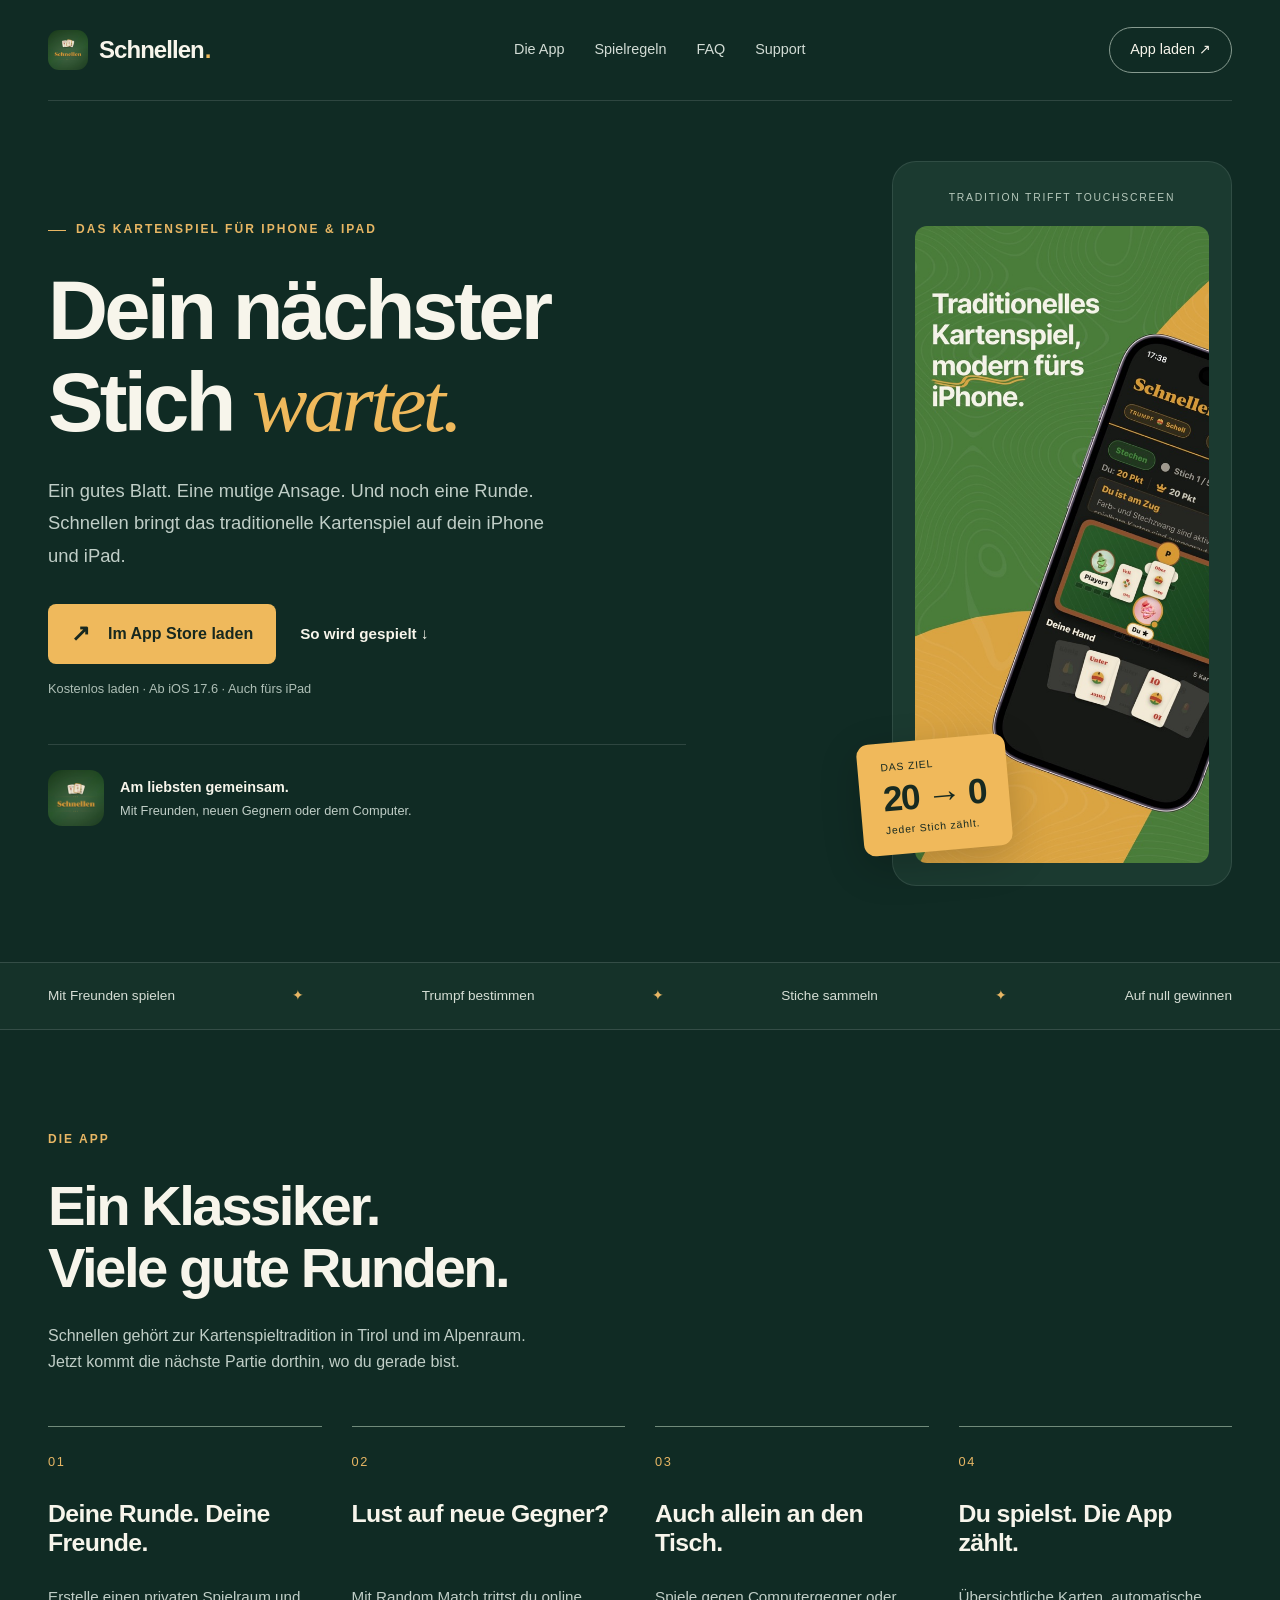
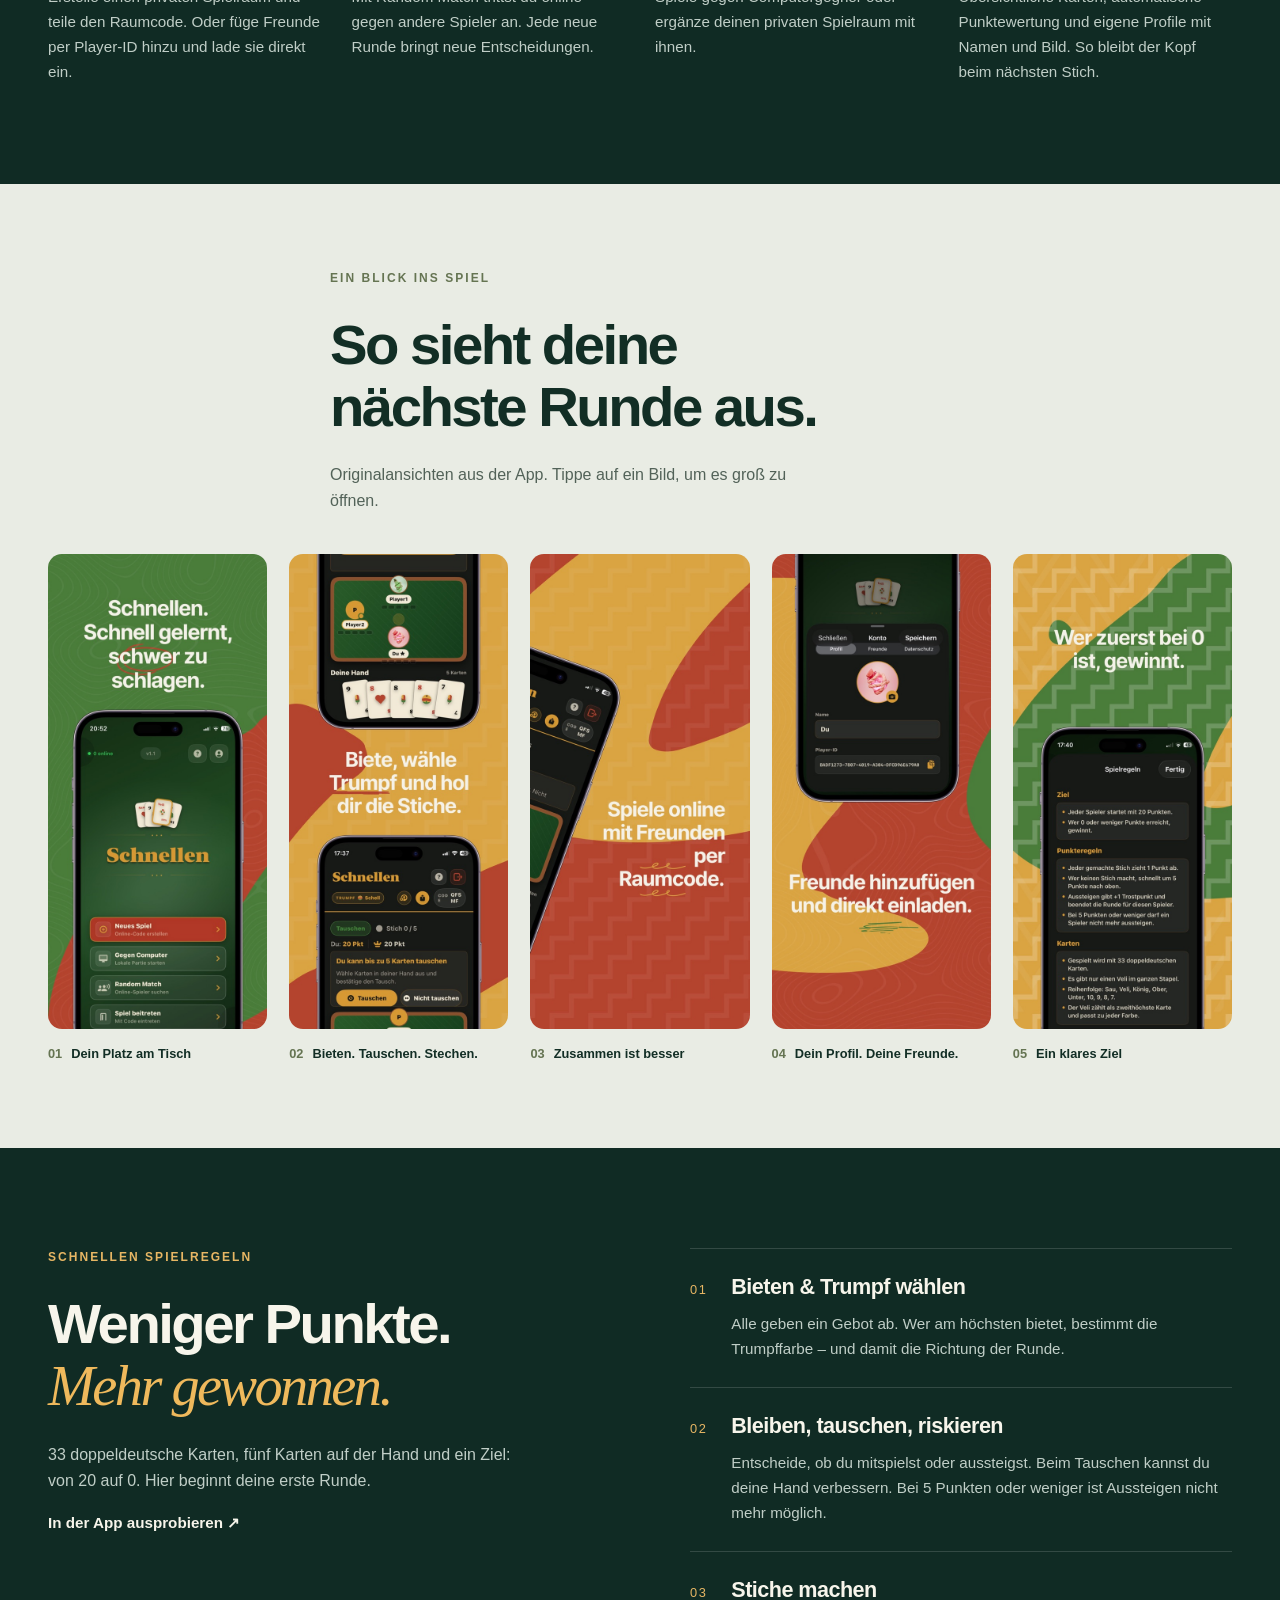
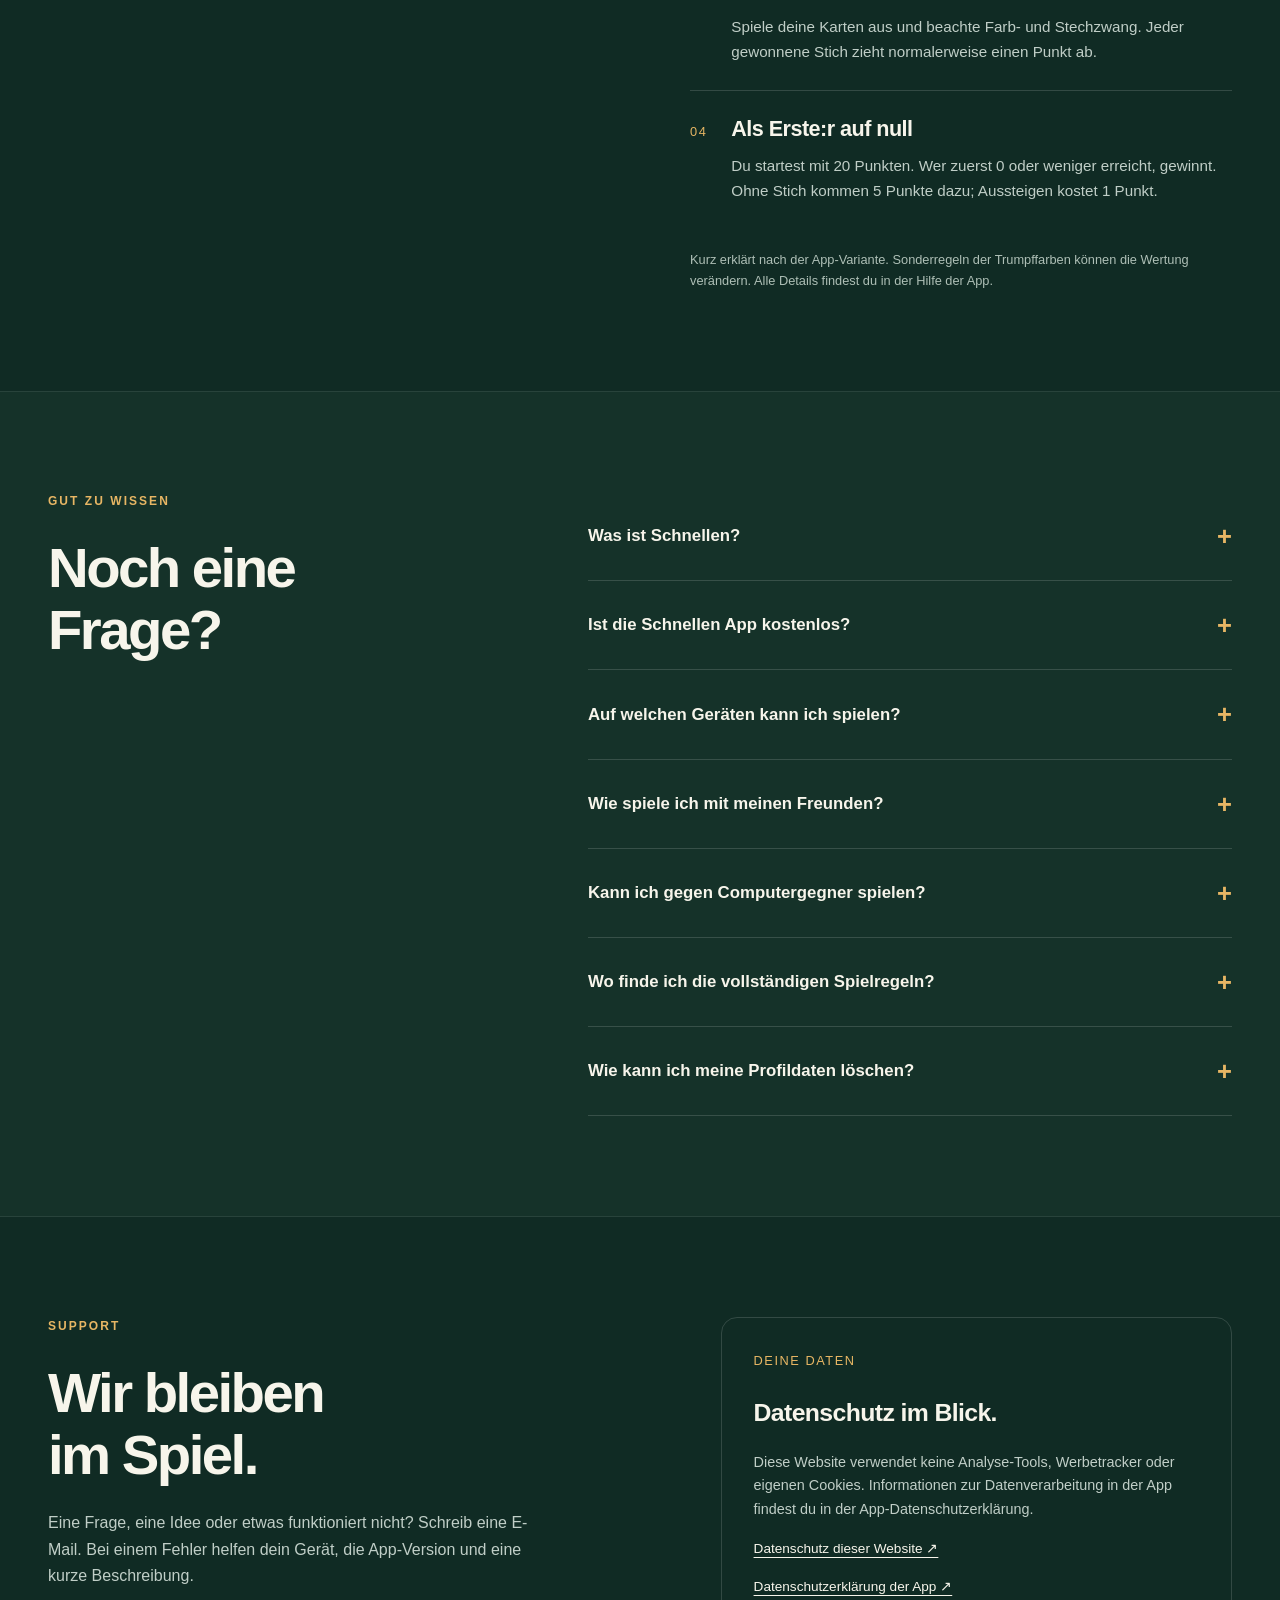
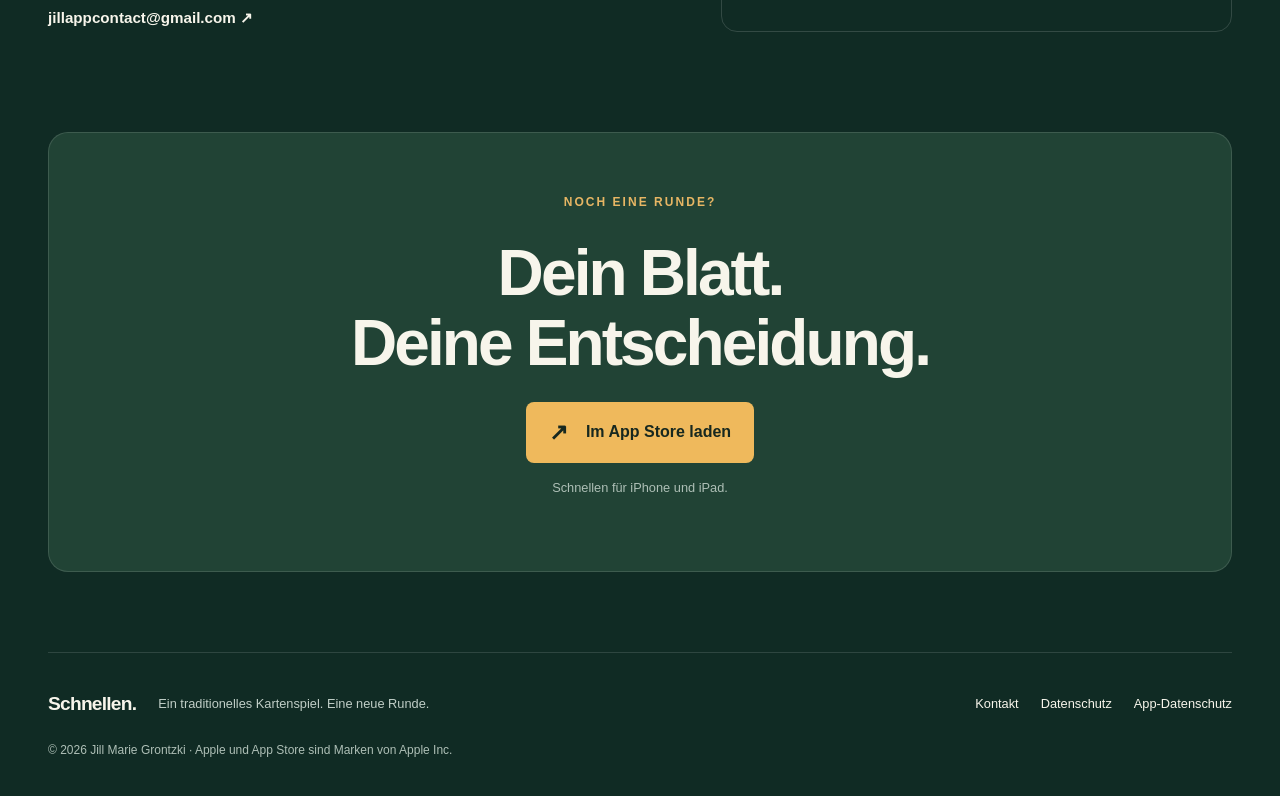
<file: Schnellen-Website/index.html>
<!doctype html>
<html lang="de">
<head>
<meta charset="utf-8">
<meta name="viewport" content="width=device-width, initial-scale=1">
<meta name="theme-color" content="#102b24">
<meta name="color-scheme" content="dark light">
<meta name="referrer" content="strict-origin-when-cross-origin">
<link rel="icon" href="assets/icon.jpg" type="image/jpeg">
<link rel="stylesheet" href="styles.css">
<title>Schnellen App – Tiroler Kartenspiel für iPhone & iPad</title>
<meta name="description" content="Schnellen auf iPhone & iPad: Spiele das traditionelle Kartenspiel mit Freunden, online oder gegen Computergegner. Entdecke App, Spielregeln und Screenshots.">
<meta property="og:type" content="website">
<meta property="og:locale" content="de_AT">
<meta property="og:title" content="Schnellen – Dein nächster Stich wartet.">
<meta property="og:description" content="Das traditionelle Kartenspiel für iPhone und iPad. Mit Freunden, online oder gegen Computergegner.">
<meta name="apple-itunes-app" content="app-id=6793147112">
<script type="application/ld+json">{"@context": "https://schema.org", "@type": "MobileApplication", "name": "Schnellen", "operatingSystem": "iOS 17.6 or later; iPadOS 17.6 or later", "applicationCategory": "GameApplication", "inLanguage": "de", "downloadUrl": "https://apps.apple.com/at/app/schnellen/id6793147112", "author": {"@type": "Person", "name": "Jill Marie Grontzki"}}</script>
</head>
<body>
<a class="skip" href="#inhalt">Zum Inhalt</a>
<header class="header wrap">
<a class="brand" href="./" aria-label="Schnellen – Startseite">
<img src="assets/icon.jpg" width="40" height="40" alt="">Schnellen<span class="brand-dot">.</span>
</a>
<nav aria-label="Hauptnavigation">
<a href="./#features">Die App</a>
<a href="./#regeln">Spielregeln</a>
<a href="./#faq">FAQ</a>
<a href="./#support">Support</a>
</nav>
<a class="nav-cta" href="https://apps.apple.com/at/app/schnellen/id6793147112">App laden <span aria-hidden="true">↗</span>
</a>
</header>
<main id="inhalt">
<section class="hero wrap">
<div class="hero-copy">
<p class="eyebrow">
<span>
</span> DAS KARTENSPIEL FÜR IPHONE & IPAD</p>
<h1>Dein nächster<br>Stich <em>wartet.</em>
</h1>
<p class="lead">Ein gutes Blatt. Eine mutige Ansage. Und noch eine Runde. Schnellen bringt das traditionelle Kartenspiel auf dein iPhone und iPad.</p>
<div class="hero-actions">
<a class="button" href="https://apps.apple.com/at/app/schnellen/id6793147112">
<span aria-hidden="true">↗</span> Im App Store laden</a>
<a class="text-link" href="#regeln">So wird gespielt <span aria-hidden="true">↓</span>
</a>
</div>
<p class="micro">Kostenlos laden · Ab iOS 17.6 · Auch fürs iPad</p>
<div class="hero-note">
<img src="assets/icon.jpg" width="56" height="56" alt="Schnellen App-Icon">
<p>
<strong>Am liebsten gemeinsam.</strong>
<br>Mit Freunden, neuen Gegnern oder dem Computer.</p>
</div>
</div>
<div class="hero-visual">
<span class="visual-label">TRADITION TRIFFT TOUCHSCREEN</span>
<img class="hero-screen" src="assets/screen-3.jpg" width="554" height="1200" alt="Schnellen auf dem iPhone: Spieltisch, Trumpffarbe und doppeldeutsche Karten" fetchpriority="high">
<div class="score-note">
<span>DAS ZIEL</span>
<strong>20 → 0</strong>
<span>Jeder Stich zählt.</span>
</div>
</div>
</section>
<div class="ribbon">
<div class="wrap">
<span>Mit Freunden spielen</span>
<span aria-hidden="true">✦</span>
<span>Trumpf bestimmen</span>
<span aria-hidden="true">✦</span>
<span>Stiche sammeln</span>
<span aria-hidden="true">✦</span>
<span>Auf null gewinnen</span>
</div>
</div>
<section class="section wrap" id="features">
<div class="section-heading">
<p class="eyebrow">DIE APP</p>
<h2>Ein Klassiker.<br>Viele gute Runden.</h2>
<p>Schnellen gehört zur Kartenspieltradition in Tirol und im Alpenraum. Jetzt kommt die nächste Partie dorthin, wo du gerade bist.</p>
</div>
<div class="feature-grid">
<article class="feature">
<span class="number">01</span>
<h3>Deine Runde. Deine Freunde.</h3>
<p>Erstelle einen privaten Spielraum und teile den Raumcode. Oder füge Freunde per Player-ID hinzu und lade sie direkt ein.</p>
</article>
<article class="feature">
<span class="number">02</span>
<h3>Lust auf neue Gegner?</h3>
<p>Mit Random Match trittst du online gegen andere Spieler an. Jede neue Runde bringt neue Entscheidungen.</p>
</article>
<article class="feature">
<span class="number">03</span>
<h3>Auch allein an den Tisch.</h3>
<p>Spiele gegen Computergegner oder ergänze deinen privaten Spielraum mit ihnen.</p>
</article>
<article class="feature">
<span class="number">04</span>
<h3>Du spielst. Die App zählt.</h3>
<p>Übersichtliche Karten, automatische Punktewertung und eigene Profile mit Namen und Bild. So bleibt der Kopf beim nächsten Stich.</p>
</article>
</div>
</section>
<section class="screens-section" id="screenshots">
<div class="wrap section-heading">
<p class="eyebrow">EIN BLICK INS SPIEL</p>
<h2>So sieht deine<br>nächste Runde aus.</h2>
<p>Originalansichten aus der App. Tippe auf ein Bild, um es groß zu öffnen.</p>
</div>
<div class="screens wrap">
<figure>
<a href="assets/screen-1.jpg" aria-label="Screenshot groß öffnen: Dein Platz am Tisch">
<img src="assets/screen-1.jpg" alt="Startbildschirm mit Neuem Spiel, Computergegnern und Random Match" width="554" height="1200" loading="lazy">
</a>
<figcaption>
<span>01</span>Dein Platz am Tisch</figcaption>
</figure>
<figure>
<a href="assets/screen-2.jpg" aria-label="Screenshot groß öffnen: Bieten. Tauschen. Stechen.">
<img src="assets/screen-2.jpg" alt="Kartenhand, Trumpfauswahl und Kartentausch in Schnellen" width="554" height="1200" loading="lazy">
</a>
<figcaption>
<span>02</span>Bieten. Tauschen. Stechen.</figcaption>
</figure>
<figure>
<a href="assets/screen-4.jpg" aria-label="Screenshot groß öffnen: Zusammen ist besser">
<img src="assets/screen-4.jpg" alt="Online-Partie mit Freunden per Raumcode" width="554" height="1200" loading="lazy">
</a>
<figcaption>
<span>03</span>Zusammen ist besser</figcaption>
</figure>
<figure>
<a href="assets/screen-5.jpg" aria-label="Screenshot groß öffnen: Dein Profil. Deine Freunde.">
<img src="assets/screen-5.jpg" alt="Profilansicht mit Name, Bild und Player-ID" width="554" height="1200" loading="lazy">
</a>
<figcaption>
<span>04</span>Dein Profil. Deine Freunde.</figcaption>
</figure>
<figure>
<a href="assets/screen-6.jpg" aria-label="Screenshot groß öffnen: Ein klares Ziel">
<img src="assets/screen-6.jpg" alt="In-App-Spielregeln zu Punkten und Karten" width="554" height="1200" loading="lazy">
</a>
<figcaption>
<span>05</span>Ein klares Ziel</figcaption>
</figure>
</div>
</section>
<section class="section wrap rules" id="regeln">
<div class="section-heading">
<p class="eyebrow">SCHNELLEN SPIELREGELN</p>
<h2>Weniger Punkte.<br>
<em>Mehr gewonnen.</em>
</h2>
<p>33 doppeldeutsche Karten, fünf Karten auf der Hand und ein Ziel: von 20 auf 0. Hier beginnt deine erste Runde.</p>
<a class="text-link" href="https://apps.apple.com/at/app/schnellen/id6793147112">In der App ausprobieren ↗</a>
</div>
<div class="steps">
<article>
<span class="number">01</span>
<div>
<h3>Bieten & Trumpf wählen</h3>
<p>Alle geben ein Gebot ab. Wer am höchsten bietet, bestimmt die Trumpffarbe – und damit die Richtung der Runde.</p>
</div>
</article>
<article>
<span class="number">02</span>
<div>
<h3>Bleiben, tauschen, riskieren</h3>
<p>Entscheide, ob du mitspielst oder aussteigst. Beim Tauschen kannst du deine Hand verbessern. Bei 5 Punkten oder weniger ist Aussteigen nicht mehr möglich.</p>
</div>
</article>
<article>
<span class="number">03</span>
<div>
<h3>Stiche machen</h3>
<p>Spiele deine Karten aus und beachte Farb- und Stechzwang. Jeder gewonnene Stich zieht normalerweise einen Punkt ab.</p>
</div>
</article>
<article>
<span class="number">04</span>
<div>
<h3>Als Erste:r auf null</h3>
<p>Du startest mit 20 Punkten. Wer zuerst 0 oder weniger erreicht, gewinnt. Ohne Stich kommen 5 Punkte dazu; Aussteigen kostet 1 Punkt.</p>
</div>
</article>
<p class="rule-note">Kurz erklärt nach der App-Variante. Sonderregeln der Trumpffarben können die Wertung verändern. Alle Details findest du in der Hilfe der App.</p>
</div>
</section>
<section class="section faq-section" id="faq">
<div class="wrap faq-grid">
<div class="section-heading">
<p class="eyebrow">GUT ZU WISSEN</p>
<h2>Noch eine<br>Frage?</h2>
</div>
<div class="faq-list">
<details>
<summary>Was ist Schnellen?<span aria-hidden="true">+</span>
</summary>
<p>Schnellen, auch Schnelln oder Schnölln genannt, ist ein traditionelles Stichspiel aus dem Alpenraum. Du versuchst, deinen Punktestand durch gewonnene Stiche auf null zu bringen.</p>
</details>
<details>
<summary>Ist die Schnellen App kostenlos?<span aria-hidden="true">+</span>
</summary>
<p>Schnellen wird im österreichischen App Store derzeit kostenlos angeboten. Verbindlich sind die jeweils aktuellen Angaben im App Store.</p>
</details>
<details>
<summary>Auf welchen Geräten kann ich spielen?<span aria-hidden="true">+</span>
</summary>
<p>Die App ist für iPhone und iPad verfügbar und benötigt iOS beziehungsweise iPadOS 17.6 oder neuer. Die aktuelle Gerätekompatibilität findest du im App Store.</p>
</details>
<details>
<summary>Wie spiele ich mit meinen Freunden?<span aria-hidden="true">+</span>
</summary>
<p>Erstelle einen Online-Spielraum und teile den Raumcode. Freunde kannst du auch per Player-ID hinzufügen und direkt zu einer Runde einladen.</p>
</details>
<details>
<summary>Kann ich gegen Computergegner spielen?<span aria-hidden="true">+</span>
</summary>
<p>Ja. Du kannst gegen Computergegner spielen und sie auch zu privaten Spielräumen hinzufügen. Für Online-Partien brauchst du eine Internetverbindung.</p>
</details>
<details>
<summary>Wo finde ich die vollständigen Spielregeln?<span aria-hidden="true">+</span>
</summary>
<p>Die vollständigen Regeln und Sonderregeln für Trumpffarben findest du in der App über die Hilfe. Die Erklärung auf dieser Seite ist ein kurzer Einstieg; regionale Schnellen-Varianten können davon abweichen.</p>
</details>
<details>
<summary>Wie kann ich meine Profildaten löschen?<span aria-hidden="true">+</span>
</summary>
<p>Öffne in der App den Konto-Bereich und anschließend Datenschutz. Dort kannst du deine Profildaten löschen. Weitere Informationen stehen in der verlinkten Datenschutzerklärung der App.</p>
</details>
</div>
</div>
</section>
<section class="section wrap support" id="support">
<div>
<p class="eyebrow">SUPPORT</p>
<h2>Wir bleiben<br>im Spiel.</h2>
<p>Eine Frage, eine Idee oder etwas funktioniert nicht? Schreib eine E-Mail. Bei einem Fehler helfen dein Gerät, die App-Version und eine kurze Beschreibung.</p>
<a class="text-link" href="mailto:jillappcontact@gmail.com?subject=Schnellen%20Support">jillappcontact@gmail.com ↗</a>
</div>
<aside class="privacy-card">
<span class="number">DEINE DATEN</span>
<h3>Datenschutz im Blick.</h3>
<p>Diese Website verwendet keine Analyse-Tools, Werbetracker oder eigenen Cookies. Informationen zur Datenverarbeitung in der App findest du in der App-Datenschutzerklärung.</p>
<a href="datenschutz.html">Datenschutz dieser Website ↗</a>
<a href="https://jillri.github.io/Schnellen-privacy/">Datenschutzerklärung der App ↗</a>
</aside>
</section>
<section class="wrap final-cta">
<p class="eyebrow">NOCH EINE RUNDE?</p>
<h2>Dein Blatt.<br>Deine Entscheidung.</h2>
<a class="button" href="https://apps.apple.com/at/app/schnellen/id6793147112">
<span aria-hidden="true">↗</span> Im App Store laden</a>
<p class="micro">Schnellen für iPhone und iPad.</p>
</section>
</main>
<footer class="wrap footer">
<a class="brand" href="./">Schnellen.</a>
<p>Ein traditionelles Kartenspiel. Eine neue Runde.</p>
<div>
<a href="./#support">Kontakt</a>
<a href="datenschutz.html">Datenschutz</a>
<a href="https://jillri.github.io/Schnellen-privacy/">App-Datenschutz</a>
</div>
<small>© 2026 Jill Marie Grontzki · Apple und App Store sind Marken von Apple Inc.</small>
</footer>
</body>
</html>
</file>
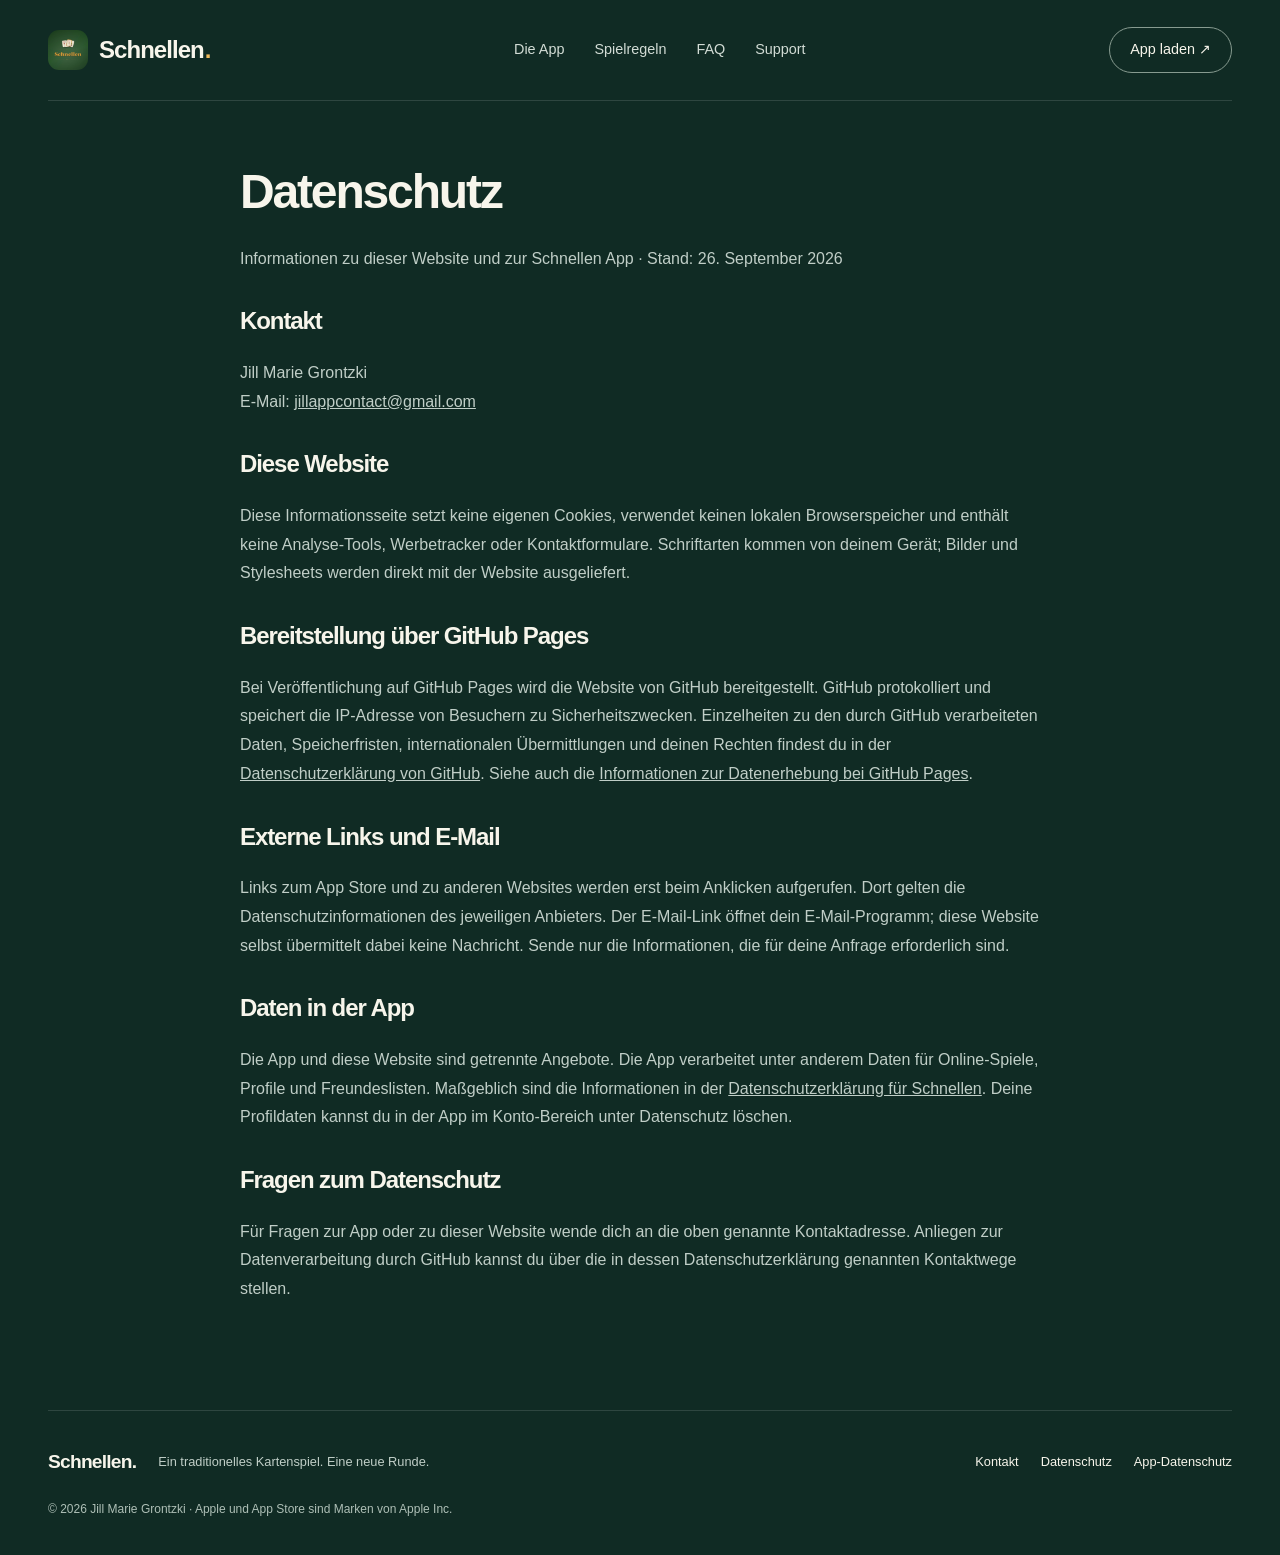
<file: Schnellen-Website/datenschutz.html>
<!doctype html>
<html lang="de">
<head>
<meta charset="utf-8">
<meta name="viewport" content="width=device-width, initial-scale=1">
<meta name="theme-color" content="#102b24">
<meta name="color-scheme" content="dark light">
<meta name="referrer" content="strict-origin-when-cross-origin">
<link rel="icon" href="assets/icon.jpg" type="image/jpeg">
<link rel="stylesheet" href="styles.css">
<title>Datenschutz – Schnellen</title>
<meta name="description" content="Datenschutzinformationen zur Schnellen Website und Links zum Datenschutz der App.">
</head>
<body>
<a class="skip" href="#inhalt">Zum Inhalt</a>
<header class="header wrap">
<a class="brand" href="./" aria-label="Schnellen – Startseite">
<img src="assets/icon.jpg" width="40" height="40" alt="">Schnellen<span class="brand-dot">.</span>
</a>
<nav aria-label="Hauptnavigation">
<a href="./#features">Die App</a>
<a href="./#regeln">Spielregeln</a>
<a href="./#faq">FAQ</a>
<a href="./#support">Support</a>
</nav>
<a class="nav-cta" href="https://apps.apple.com/at/app/schnellen/id6793147112">App laden <span aria-hidden="true">↗</span>
</a>
</header>
<main class="wrap legal" id="inhalt">
<h1>Datenschutz</h1>
<p>Informationen zu dieser Website und zur Schnellen App · Stand: 26. September 2026</p>
<h2>Kontakt</h2>
<p>Jill Marie Grontzki<br>E-Mail: <a href="mailto:jillappcontact@gmail.com">jillappcontact@gmail.com</a>
</p>
<h2>Diese Website</h2>
<p>Diese Informationsseite setzt keine eigenen Cookies, verwendet keinen lokalen Browserspeicher und enthält keine Analyse-Tools, Werbetracker oder Kontaktformulare. Schriftarten kommen von deinem Gerät; Bilder und Stylesheets werden direkt mit der Website ausgeliefert.</p>
<h2>Bereitstellung über GitHub Pages</h2>
<p>Bei Veröffentlichung auf GitHub Pages wird die Website von GitHub bereitgestellt. GitHub protokolliert und speichert die IP-Adresse von Besuchern zu Sicherheitszwecken. Einzelheiten zu den durch GitHub verarbeiteten Daten, Speicherfristen, internationalen Übermittlungen und deinen Rechten findest du in der <a href="https://docs.github.com/en/site-policy/privacy-policies/github-general-privacy-statement">Datenschutzerklärung von GitHub</a>. Siehe auch die <a href="https://docs.github.com/en/pages/getting-started-with-github-pages/what-is-github-pages#data-collection">Informationen zur Datenerhebung bei GitHub Pages</a>.</p>
<h2>Externe Links und E-Mail</h2>
<p>Links zum App Store und zu anderen Websites werden erst beim Anklicken aufgerufen. Dort gelten die Datenschutzinformationen des jeweiligen Anbieters. Der E-Mail-Link öffnet dein E-Mail-Programm; diese Website selbst übermittelt dabei keine Nachricht. Sende nur die Informationen, die für deine Anfrage erforderlich sind.</p>
<h2>Daten in der App</h2>
<p>Die App und diese Website sind getrennte Angebote. Die App verarbeitet unter anderem Daten für Online-Spiele, Profile und Freundeslisten. Maßgeblich sind die Informationen in der <a href="https://jillri.github.io/Schnellen-privacy/">Datenschutzerklärung für Schnellen</a>. Deine Profildaten kannst du in der App im Konto-Bereich unter Datenschutz löschen.</p>
<h2>Fragen zum Datenschutz</h2>
<p>Für Fragen zur App oder zu dieser Website wende dich an die oben genannte Kontaktadresse. Anliegen zur Datenverarbeitung durch GitHub kannst du über die in dessen Datenschutzerklärung genannten Kontaktwege stellen.</p>
</main>
<footer class="wrap footer">
<a class="brand" href="./">Schnellen.</a>
<p>Ein traditionelles Kartenspiel. Eine neue Runde.</p>
<div>
<a href="./#support">Kontakt</a>
<a href="datenschutz.html">Datenschutz</a>
<a href="https://jillri.github.io/Schnellen-privacy/">App-Datenschutz</a>
</div>
<small>© 2026 Jill Marie Grontzki · Apple und App Store sind Marken von Apple Inc.</small>
</footer>
</body>
</html>
</file>
<file: Schnellen-Website/styles.css>
*{box-sizing:border-box}
html{scroll-behavior:smooth;scroll-padding-top:28px}
body{margin:0;background:#102b24;color:#f7f5eb;font-family:-apple-system,BlinkMacSystemFont,"Segoe UI",sans-serif;font-size:16px;line-height:1.65}
a{color:inherit;text-decoration:none}
a:hover{text-decoration:underline;text-underline-offset:5px}
a:focus-visible,summary:focus-visible{outline:3px solid #f1ba57;outline-offset:6px}
img{display:block;max-width:100%;height:auto}
p,h1,h2,h3{margin-top:0}
p{color:#c0cec7}
h1,h2,h3{line-height:1.1;letter-spacing:-.045em}
h1{font-size:clamp(3.8rem,6.5vw,6.4rem);font-weight:650;margin-bottom:26px}
h2{font-size:clamp(2.5rem,4.4vw,4.25rem);font-weight:600;margin-bottom:24px}
h3{font-size:1.55rem;letter-spacing:-.025em}
em{font-family:Georgia,serif;color:#efb95c;font-weight:400}
section[id]{scroll-margin-top:28px}
.wrap{width:min(1200px,calc(100% - 96px));margin-inline:auto}
.header{display:flex;align-items:center;justify-content:space-between;gap:28px;padding-block:27px;border-bottom:1px solid #ffffff20}
.brand{display:flex;align-items:center;gap:11px;font-size:1.5rem;font-weight:750;letter-spacing:-.04em}
.brand img{border-radius:11px}
.brand-dot{color:#efb95c;margin-left:-10px}
.header nav{display:flex;gap:30px;font-size:.9rem;color:#d2dcd5}
.nav-cta{font-size:.9rem;border:1px solid #879b90;border-radius:100px;padding:10px 20px}
.hero{display:grid;grid-template-columns:1.14fr .86fr;gap:64px;align-items:center;padding-block:60px 76px}
.eyebrow{font-size:.75rem;letter-spacing:.17em;font-weight:700;color:#e7b664;margin-bottom:25px}
.hero .eyebrow{display:flex;align-items:center;gap:10px}
.hero .eyebrow span{width:18px;height:1px;background:currentColor}
.lead{font-size:1.15rem;max-width:510px;line-height:1.75}
.hero-actions{display:flex;align-items:center;gap:24px;margin-top:32px}
.button{display:inline-flex;align-items:center;justify-content:center;gap:18px;border-radius:8px;background:#efb95c;color:#17281f;padding:17px 23px;font-size:1rem;font-weight:700;min-height:56px;transition:background .2s,transform .2s}
.button:hover{background:#ffd081;text-decoration:none;transform:translateY(-2px)}
.button span{font-size:1.45rem;line-height:1}
.text-link{font-size:.95rem;font-weight:600}
.micro{font-size:.8rem;margin-top:14px;color:#aebfb6}
.hero-note{border-top:1px solid #ffffff20;margin-top:45px;padding-top:25px;display:flex;gap:16px;align-items:center}
.hero-note img{border-radius:14px}
.hero-note p{font-size:.8rem;margin:0}
.hero-note strong{color:#f7f5eb;font-size:.9rem}
.hero-visual{position:relative;max-width:425px;margin-left:auto;width:100%;padding:26px 39px 0;background:#1b3a30;border:1px solid #ffffff18;border-radius:200px 200px 22px 22px}
.visual-label{display:block;text-align:center;font-size:.65rem;letter-spacing:.17em;color:#b7c9bc;margin:5px 0 20px}
.hero-screen{width:100%;max-height:540px;object-fit:cover;object-position:50% 44%;border-radius:150px 150px 10px 10px}
.score-note{position:absolute;bottom:34px;left:-33px;background:#f0b95b;color:#172a21;padding:16px 23px;box-shadow:0 12px 40px #0003;border-radius:12px;transform:rotate(-5deg)}
.score-note span{display:block;font-size:.65rem;letter-spacing:.08em}
.score-note strong{display:block;font-size:2.2rem;line-height:1.3;letter-spacing:-.05em}
.ribbon{border-block:1px solid #ffffff22;background:#153229}
.ribbon .wrap{display:flex;justify-content:space-between;align-items:center;gap:20px;padding-block:22px;color:#d6ded5;font-size:.85rem}
.ribbon span[aria-hidden]{color:#e7b664}
.section{padding-block:100px}
.section-heading{max-width:620px}
.section-heading>p:not(.eyebrow){max-width:480px}
.feature-grid{display:grid;grid-template-columns:repeat(4,1fr);gap:30px;margin-top:50px}
.feature{border-top:1px solid #718b7b;padding-top:24px}
.number{font-size:.8rem;color:#e7b664;letter-spacing:.12em;display:block;margin-bottom:27px}
.feature h3{line-height:1.2;min-height:60px}
.feature p{font-size:.95rem;margin-bottom:0}
.screens-section{background:#e9ece4;color:#122e25;padding-block:85px}
.screens-section p{color:#526258}
.screens-section .eyebrow{color:#657452}
.screens{display:grid;grid-template-columns:repeat(5,minmax(0,1fr));gap:22px;margin-top:40px}
.screens figure{margin:0;min-width:0}
.screens img{width:100%;border-radius:14px;transition:transform .2s}
.screens a:hover img{transform:translateY(-4px)}
figcaption{font-size:.8rem;line-height:1.4;font-weight:600;margin-top:16px}
figcaption span{color:#657452;margin-right:9px}
.rules{display:grid;grid-template-columns:1fr 1fr;gap:100px}
.steps article{display:flex;gap:24px;padding-block:26px;border-top:1px solid #ffffff25}
.steps article .number{margin:4px 0;flex:none}
.steps h3{font-size:1.35rem;margin-bottom:12px}
.steps p{font-size:.95rem;margin:0}
.rule-note{font-size:.8rem!important;color:#aebfb6;margin-top:20px!important}
.faq-section{background:#153229;border-block:1px solid #ffffff15}
.faq-grid{display:grid;grid-template-columns:1fr 1.4fr;gap:80px}
.faq-list details{border-bottom:1px solid #ffffff25}
.faq-list summary{cursor:pointer;display:flex;align-items:center;justify-content:space-between;gap:20px;list-style:none;padding:23px 0;font-size:1.05rem;font-weight:550}
.faq-list summary::-webkit-details-marker{display:none}
.faq-list summary span{font-size:1.6rem;color:#e7b664;flex:none}
.faq-list details[open] summary span{transform:rotate(45deg)}
.faq-list details p{padding-right:30px;margin-bottom:25px;font-size:.95rem}
.support{display:grid;grid-template-columns:1.1fr 1fr;gap:110px}
.support>div>p{max-width:500px}
.privacy-card{align-self:center;border:1px solid #ffffff25;border-radius:16px;padding:32px}
.privacy-card p{font-size:.9rem}
.privacy-card a{display:block;font-size:.85rem;margin-top:16px;text-decoration:underline;text-underline-offset:4px}
.final-cta{background:#214335;border:1px solid #ffffff20;border-radius:20px;text-align:center;padding:60px 24px;margin-bottom:80px}
.final-cta h2{font-size:clamp(2.6rem,5vw,4.7rem)}
.footer{padding-block:35px;display:flex;gap:22px;flex-wrap:wrap;align-items:center;border-top:1px solid #ffffff20}
.footer .brand{font-size:1.2rem}
.footer p{font-size:.8rem;margin:0}
.footer div{margin-left:auto;display:flex;gap:22px;font-size:.8rem}
.footer small{flex-basis:100%;font-size:.75rem;color:#aebfb6}
.skip{position:absolute;left:15px;top:-100px;padding:12px 20px;background:#efb95c;color:#142c23;z-index:10}
.skip:focus{top:10px}
.legal{max-width:800px;padding-block:65px 90px}
.legal h1{font-size:3rem}
.legal h2{font-size:1.5rem;margin-top:35px}
.legal a{text-decoration:underline;overflow-wrap:anywhere}
.legal p{line-height:1.8}
@media(min-width:1500px){.hero{padding-block:80px 95px}
.hero-screen{max-height:600px}
}
@media(max-width:1000px){.wrap{width:calc(100% - 56px)}
.hero{gap:32px}
.hero-actions{align-items:flex-start;flex-direction:column;gap:18px}
.feature-grid{grid-template-columns:1fr 1fr;gap:35px}
.feature h3{min-height:0}
.rules,.support{gap:45px}
.screens{grid-template-columns:repeat(5,205px);overflow-x:auto;padding-bottom:18px;scroll-snap-type:x mandatory}
.screens figure{scroll-snap-align:start}
.faq-grid{gap:40px}
.header nav{gap:16px}
.hero-visual{padding-inline:20px}
.score-note{left:-12px}
}
@media(max-width:700px){.wrap{width:calc(100% - 40px)}
.header{flex-wrap:wrap;gap:18px;padding-block:18px}
.brand{font-size:1.3rem}
.header nav{order:3;flex-basis:100%;justify-content:space-between;font-size:.85rem}
.nav-cta{padding:8px 15px}
.hero{grid-template-columns:1fr;padding-block:42px 48px;gap:38px}
.hero h1{font-size:clamp(3.25rem,12.4vw,5rem)}
.hero .eyebrow{font-size:.65rem;letter-spacing:.12em}
.lead{font-size:1.05rem}
.hero-actions{flex-direction:row;align-items:center;flex-wrap:wrap;gap:20px}
.hero-note{margin-top:30px}
.hero-visual{max-width:360px;margin-inline:auto;padding:20px 35px 0}
.hero-screen{max-height:440px}
.score-note{left:-7px;bottom:28px}
.ribbon .wrap{display:grid;grid-template-columns:1fr 1fr;gap:12px;text-align:center;font-size:.75rem}
.ribbon span[aria-hidden]{display:none}
.section{padding-block:65px}
.feature-grid{gap:28px 22px;margin-top:35px}
.feature h3{font-size:1.25rem}
.feature p{font-size:.9rem}
.number{margin-bottom:18px}
.screens-section{padding-block:60px}
.screens{grid-template-columns:repeat(5,210px);gap:18px}
.rules,.faq-grid,.support{grid-template-columns:1fr;gap:30px}
.faq-list summary{font-size:1rem}
.privacy-card{padding:25px}
.final-cta{padding-block:45px;margin-bottom:45px}
.footer{gap:20px}
.footer div{margin-left:0;flex-wrap:wrap;gap:18px}
.footer p{width:100%}
.legal h1{font-size:2.4rem}
}
@media(prefers-reduced-motion:reduce){html{scroll-behavior:auto}
*,*::before,*::after{transition:none!important}
}
/* Keep original App Store artwork fully visible, including its headline. */
.hero-visual{max-width:340px;padding:22px;border-radius:24px}
.hero-screen{max-height:none;object-fit:contain;border-radius:12px}
@media(max-width:700px){.hero-visual{max-width:310px;padding:20px}.hero-screen{max-height:none}}
</file>
